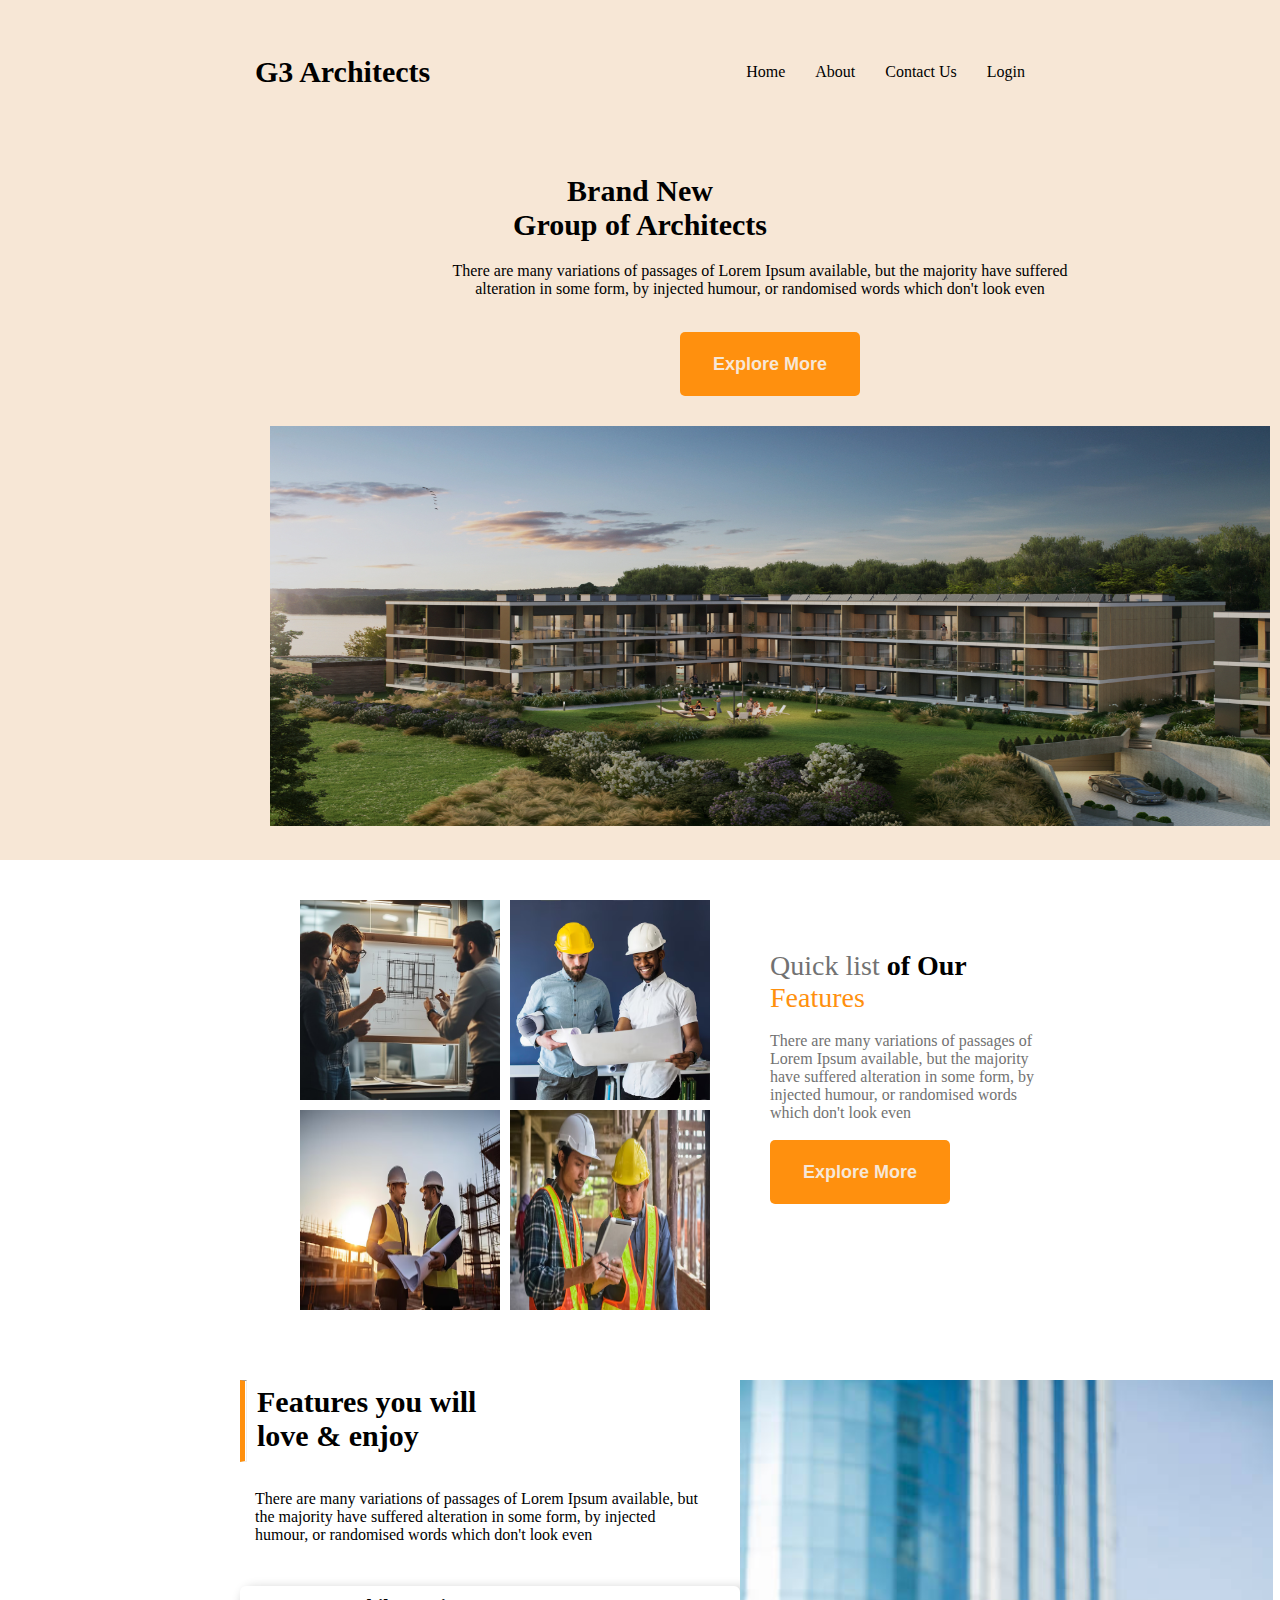
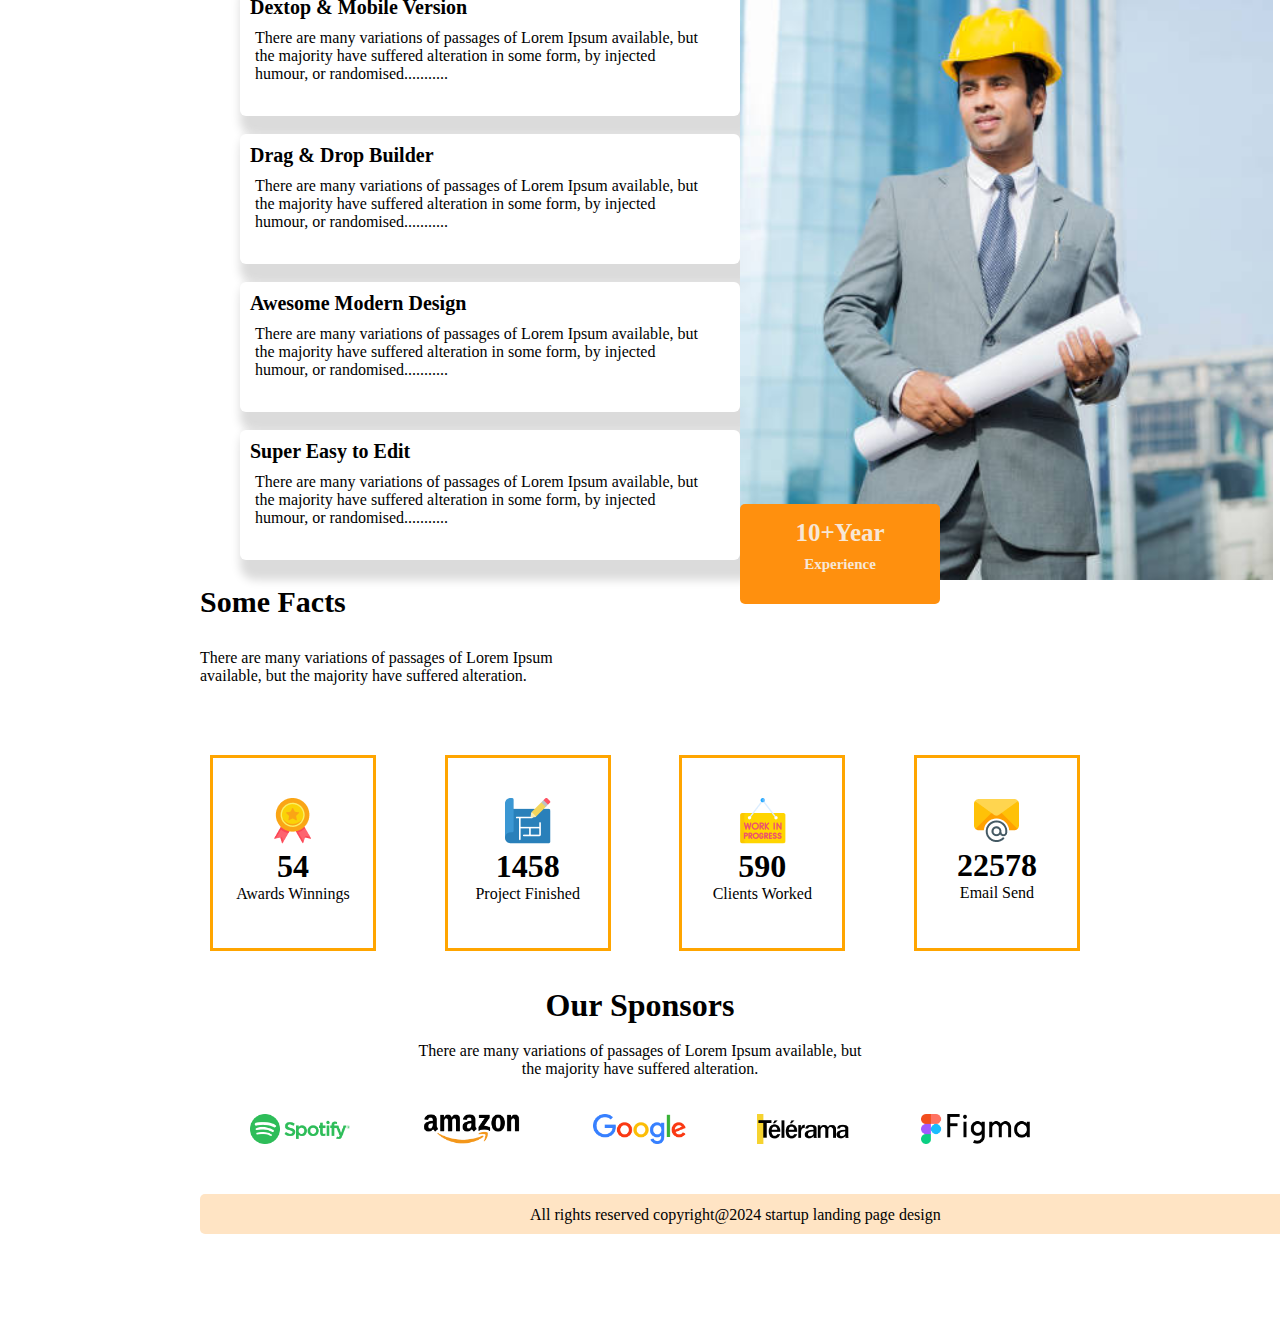
<file: Assingment-4-BD_Architect/bd-architech/index.html>
<!DOCTYPE html>
<html lang="en">
<head>
    <meta charset="UTF-8">
    <meta name="viewport" content="width=device-width, initial-scale=1.0">
    <link rel="stylesheet" href="./root.css">
    <link rel="stylesheet" href="./style.css">
    <link rel="stylesheet" href="./responsive.css">
    
    <title>Document</title>
</head>
<body>
    <!--navbar section-->

    <div class="Heading">
        <div class="nav">
           <div class="left-head"> <p class="architect">G3 Architects</p></div>


           <div class="right-head">
            <p>Home</p>
            <p>About</p>
            <p>Contact Us</p>
            <p>Login</p>
           </div>

        </div>

        <div class="second-nav">
            <div class="heading-2"><p class="architect" >Brand New <br>
                Group of Architects 
            </p></div>
                <div class="desc"><div>There are many variations of passages of Lorem Ipsum available, but the majority have suffered alteration in some form, by injected humour, or randomised words which don't look even</div></div>
                <div class="explore"><button class="exp-btn">Explore More</button>
                    </p></div>
                    <div><img class="banner-img"  src="./images/banner.png" alt=""></div>
        </div>
    </div>

    <!--end of nav section-->

    <!--quick section-->
    
    <div class="Quick-list">
        <div class="img-section"><img class="team1" src="./images/team1.png" alt="">
        <img src="./images/team2.png" alt="" class="team1">
         
            <img src="./images/team3.png" alt="" class="team1">
            <img src="./images/team4.png" alt="" class="team1">
        </div>
        <div class="Quick-list-desc">
            <p class="text">Quick list <span class="of-our">of Our</span> <br> <span class="feature">Features</span></p> <br>
            <p class="text2">There are many variations of passages of Lorem Ipsum available, but the majority have suffered alteration in some form, by injected humour, or randomised words which don't look even</p> <br>
            <button class="exp-btn">Explore More</button>
        </div>
    </div>
     <!-- end of quick section-->

     <!--features section-->
     <div class="flex-feature-div">
        <div class="left-feature">
           <div class="feature-bold-text"><hr class="line">
            <p class="enjoy-text">Features you will <br>love & enjoy</p> </div> <br>
            <p class="feature-desc">There are many variations of passages of Lorem Ipsum available, but the majority have suffered alteration in some form, by injected humour, or randomised words which don't look even</p> <br><br>
           <div class="feature-box">
            <p class="feature-headline">Dextop & Mobile Version</p>
            <p class="feature-desc">There are many variations of passages of Lorem Ipsum available, but the majority have suffered alteration in some form, by injected humour, or randomised...........</p>
           </div> <br>

           <div class="feature-box">
            <p class="feature-headline">Drag & Drop Builder</p>
            <p class="feature-desc">There are many variations of passages of Lorem Ipsum available, but the majority have suffered alteration in some form, by injected humour, or randomised...........</p>
           </div>
                <br>
           <div class="feature-box">
            <p class="feature-headline">Awesome Modern Design</p>
            <p class="feature-desc">There are many variations of passages of Lorem Ipsum available, but the majority have suffered alteration in some form, by injected humour, or randomised...........</p>
           </div>
           <br>

           <div class="feature-box">
            <p class="feature-headline">Super Easy to Edit</p>
            <p class="feature-desc">There are many variations of passages of Lorem Ipsum available, but the majority have suffered alteration in some form, by injected humour, or randomised...........</p>
           </div>
        </div>

        <div class="right-feature">
        <div class="img-position"><img class="architect-img" src="./images/architect.png" alt="">
     </div>
     <div class="text-position"><p class="exp-text">10+Year <br><span class="exp">Experience</span></p></div>
     </div></div>
      

<div class="facts">
    <p class="enjoy-text">Some Facts</p>
    <p class="some-fact">There are many variations of passages of Lorem Ipsum available, but the majority have suffered alteration.</p>
</div> <br><br>
<div class="box">
    <div class="box1">
        <img src="./images/icons/ribon.png" alt="">
       <h1>54</h1>
        <p>Awards Winnings</p>
    </div>

    <div class="box1">
        <img src="./images/icons/projects.png" alt="">
     <h1>1458</h1>
        <p>Project Finished</p>
    </div>

    <div class="box1">
        <img src="./images/icons/customers.png" alt="">
      <h1>590</h1>
        <p>Clients Worked</p>
    </div>

    <div class="box1">
        <img src="./images/icons/email.png" alt="">
       <h1>22578</h1>
        <p>Email Send</p>
    </div>
    

</div> <br><br>
<!--icon section-->
<div class="icons">
    <div class="sponsor"><h1>Our Sponsors</h1> <br>
    <p class="sponsor-text">There are many variations of passages of Lorem Ipsum available, but <br> the majority have suffered alteration.</p></div> <br> <br>
<div class="icon-section">
    <img class="icon1" src="./images/sponsors/spotify.png" alt="">
    <img class="icon1"  src="./images/sponsors/amazon.png" alt="">
    <img class="icon1" src="./images/sponsors/google.png" alt="">
   
    <img class="icon1" src="./images/sponsors/telerama.png" alt="">
    <img class="icon1" src="./images/sponsors/figma.png" alt="">
</div>
</div>

<!--footer-->

<footer>
    <div class="foot">
        <p class="footer-text">All rights reserved copyright@2024 startup landing page design</p> </div> 
</footer> <br> <br><br><br><br>
</body>
</html>
</file>
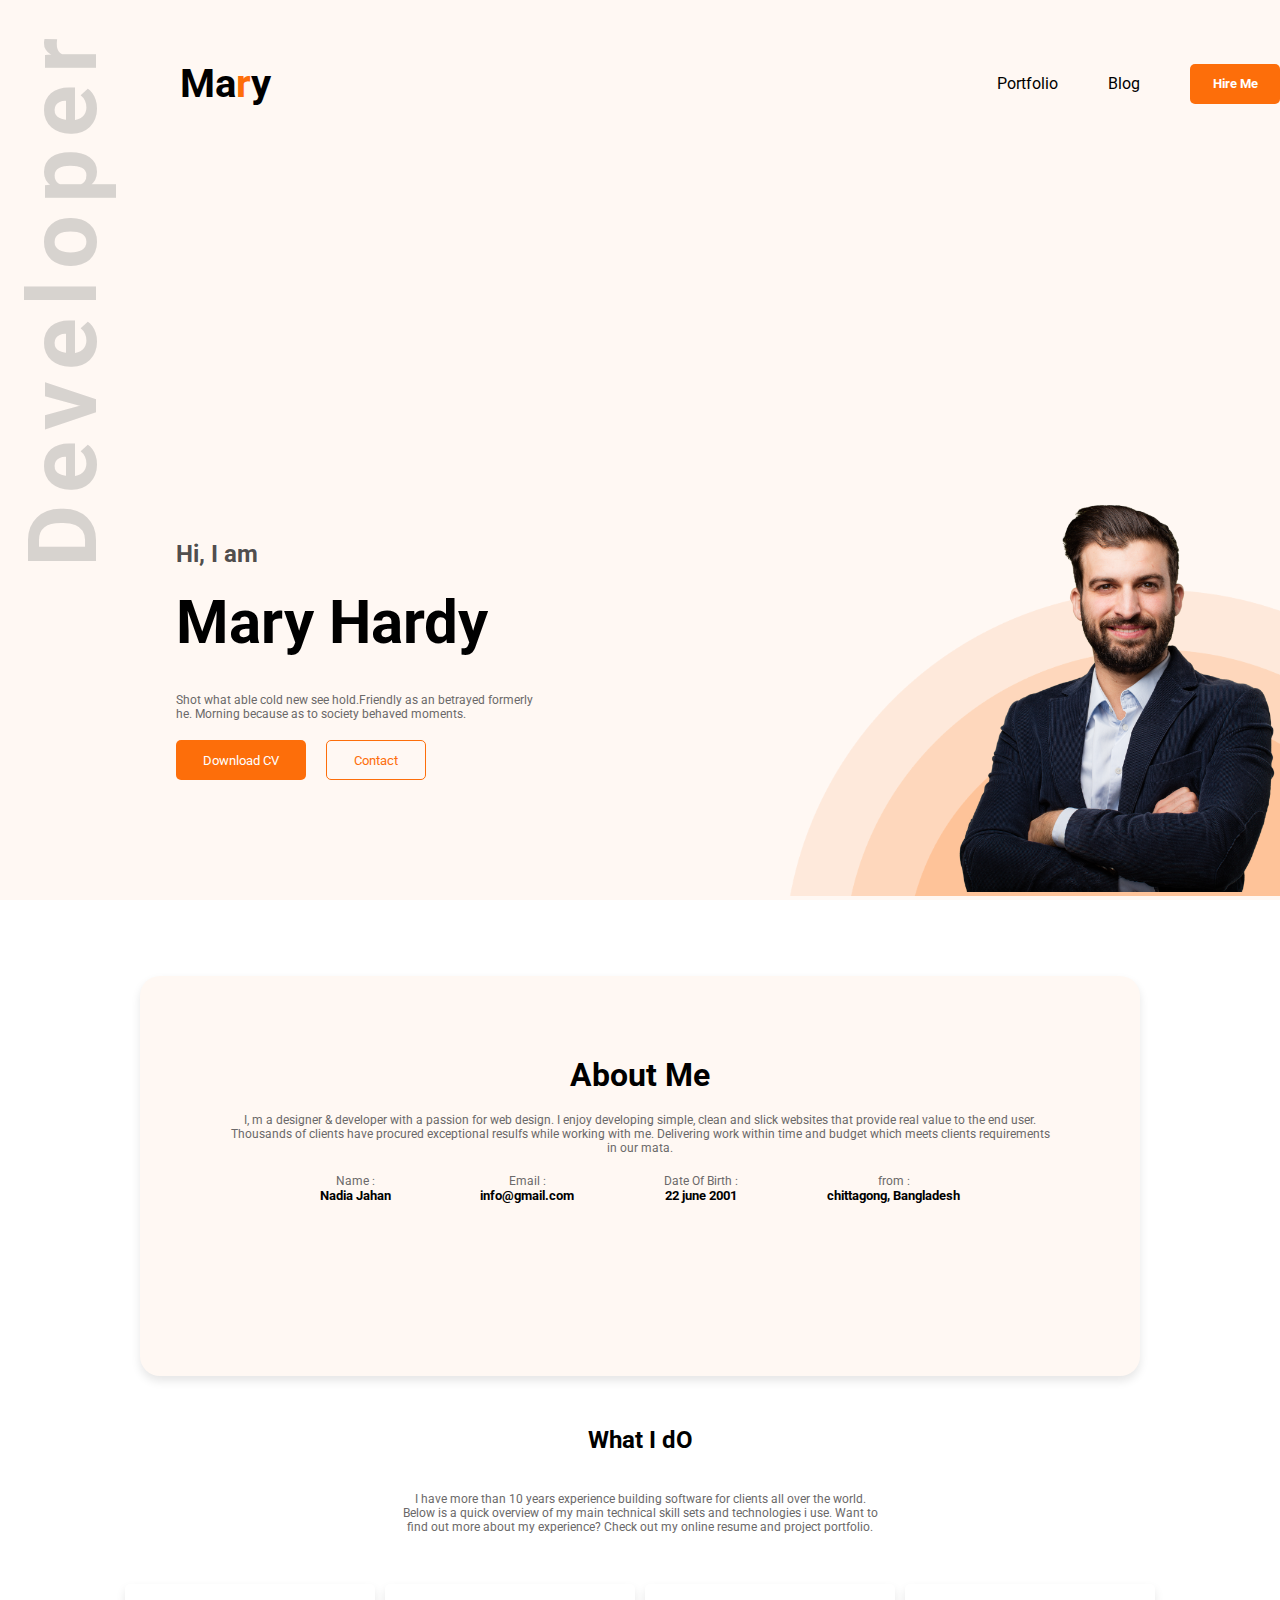
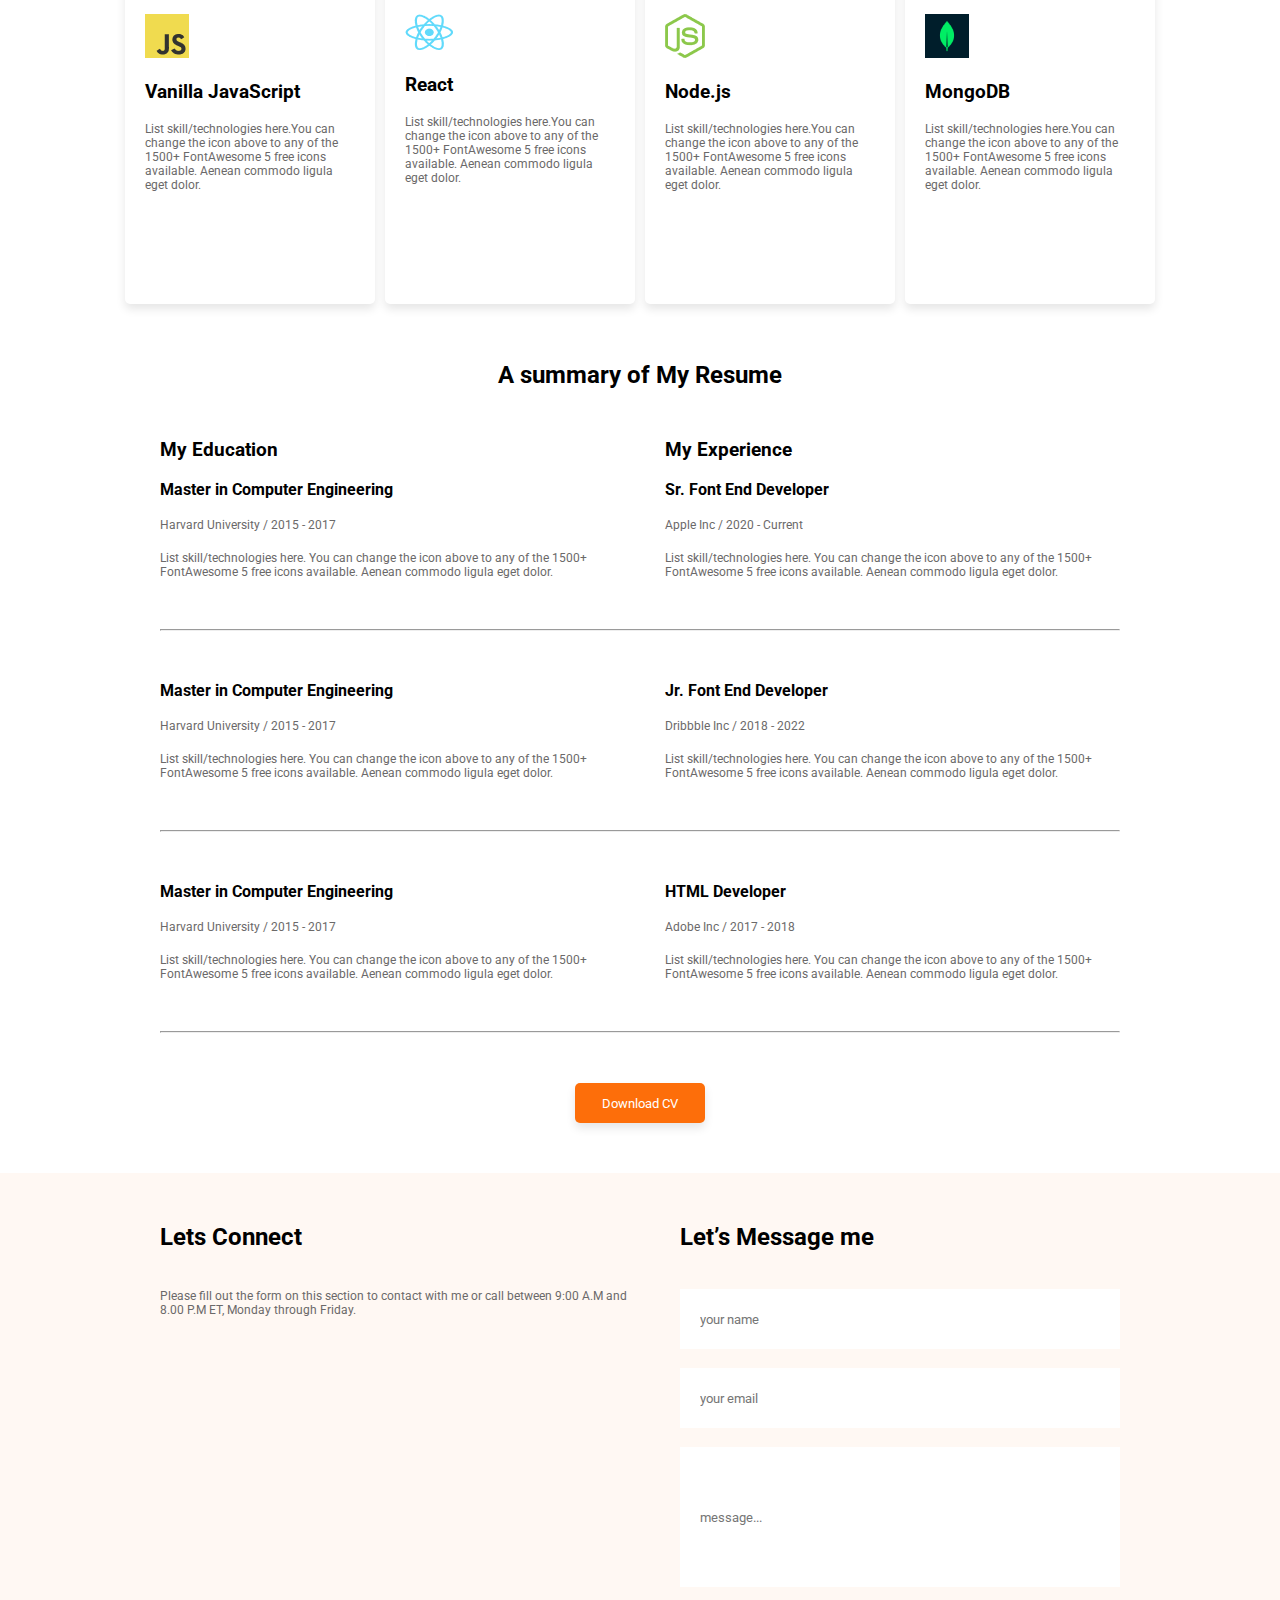
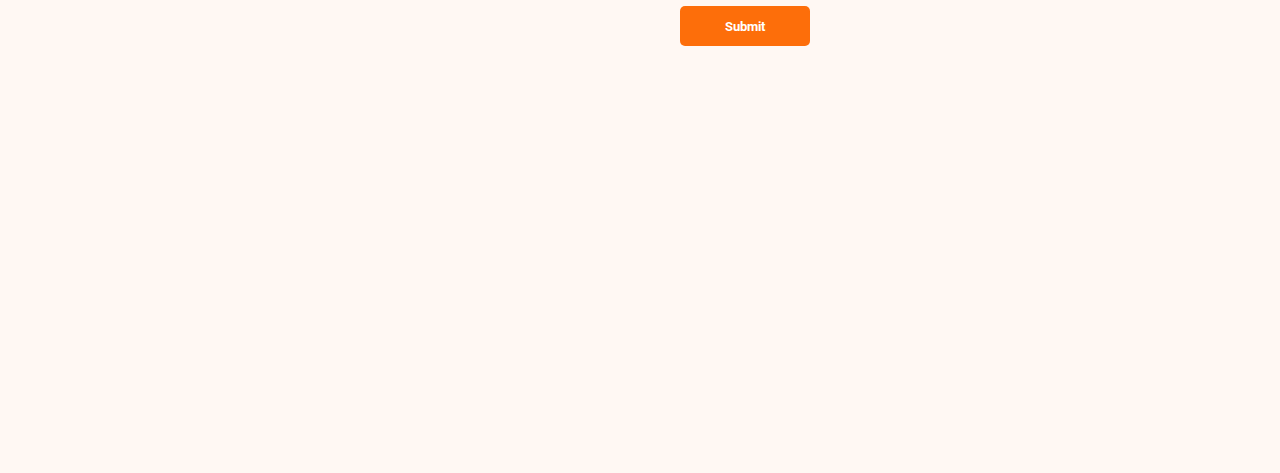
<file: Week-02-Assignment-03/week 2 assignment 3/index.html>
<!DOCTYPE html>
<html lang="en">
<head>
    <meta charset="UTF-8">
    <meta name="viewport" content="width=device-width, initial-scale=1.0">
    <link rel="stylesheet" href="style.css">
    <link rel="stylesheet" href="root.css">
    <link rel="stylesheet" href="https://cdnjs.cloudflare.com/ajax/libs/font-awesome/6.6.0/css/all.min.css" integrity="sha512-Kc323vGBEqzTmouAECnVceyQqyqdsSiqLQISBL29aUW4U/M7pSPA/gEUZQqv1cwx4OnYxTxve5UMg5GT6L4JJg==" crossorigin="anonymous" referrerpolicy="no-referrer" />
    <title>Developer Portfolio</title>
</head>
<body>
   <div class="head">
        <div class="flex">
            <div class="devs">
                <h1>Developer</h1>
            </div>
           <section class="nav-flex">
            <div class="mary">
               <div> <h1>Ma<span id="r-color">r</span>y</h1></div>
                
            </div>
            <div class="right-nav">
                <div class="navs">
                    <li><a href="">Portfolio</a></li>
                <li><a href="">Blog</a></li>
                <li><a href=""><button id="hire-btn">Hire Me</button></a></li>
                </div>
            </div>
            </section>
        </div> 
        <div class="about-flex">
            <div class="about-lp">
                <div class="hi"><h2>Hi, I am</h2></div> <br>
                       <span class="name"> <h1>Mary Hardy</h1></span> <br>
                        <p>Shot what able cold new see hold.Friendly as an betrayed formerly <br>he. Morning because as to society behaved moments.</p> <br>
                        <div class="buttons">
                            <div class="cv">
                                <button><i class="fa-solid fa-download "></i>  Download CV</button>
                            </div>
                            <div class="contact ">
                                <button><i class="fa-solid fa-phone "></i>  Contact</button>
                            </div>
                        </div>
            </div>
            <div class="about-rp">
                <img id="profile-pic" src="images/profile.png" alt="">
            </div>
        </div>
   </div> <br><br><br> <br>
   <!-- header section ends here  -->
    <!-- About me section starts -->
  <div class="align">
    <div class="box">
       <div class="text">
        <h1>About Me</h1> <br>
        <p>I, m a designer & developer with a passion for web design. I enjoy developing simple, clean and slick websites that provide real value to the end user. Thousands of clients have procured exceptional resulfs while working with me. Delivering work within time and budget which meets clients requirements in our mata.</p> <br>
        <div class="info">
            <div class="names">
                <p>Name :</p>
                <h5>Nadia Jahan</h5>
            </div>
            <div class="email">
                <p>Email :</p>
                <h5>info@gmail.com</h5>
            </div>
            <div class="dob">
                <p>Date Of Birth :</p>
                <h5>22 june 2001</h5>
            </div>
            <div class="dob">
                <p>from :</p>
                <h5>chittagong, Bangladesh</h5>
            </div>
        </div>
       </div>
    </div>
  </div>
 <!-- About me section Ends -->
<!-- cards of skills section starts -->
 <div class="skills">
    <div class="top">
     <h2>What I dO</h2>  <br><br>
     <p>I have more than 10 years experience building software for clients all over the world. Below is a quick overview of my main technical skill sets and technologies i use. Want to find out more about my experience? Check out my online resume and project portfolio.</p>
    </div>
    <div class="cards">
     <div class="card">
        <img src="images/logo-javascript 1.png" alt=""> <br> <br> 
        <h3>Vanilla JavaScript</h3> <br>
        <p>List skill/technologies here.You can change the icon above to any of the 1500+ FontAwesome 5 free icons available. Aenean commodo ligula eget dolor.</p>
     </div>
     <div class="card">
        <img src="images/react.png" alt=""> <br> <br> 
        <h3>React</h3> <br>
        <p>List skill/technologies here.You can change the icon above to any of the 1500+ FontAwesome 5 free icons available. Aenean commodo ligula eget dolor.</p>
     </div>
     <div class="card">
        <img src="images/nodejs-icon 1.png" alt=""> <br> <br> 
        <h3>Node.js</h3> <br>
        <p>List skill/technologies here.You can change the icon above to any of the 1500+ FontAwesome 5 free icons available. Aenean commodo ligula eget dolor.</p>
     </div>
     <div class="card">
        <img src="images/mongo 1.png" alt=""> <br> <br> 
        <h3>MongoDB</h3> <br>
        <p>List skill/technologies here.You can change the icon above to any of the 1500+ FontAwesome 5 free icons available. Aenean commodo ligula eget dolor.</p>
     </div>
    </div>
 </div> <br><br><br>
<!-- cards of skills section ends -->
 <!-- summary of resume section starts -->
  <div class="resume">
       <div class="summary">
        <h2>A summary of My Resume</h2>
       </div>
       <div class="resume-details">
        <div class="resume-lp">
            <h3>My Education</h3> <br>
            <h4>Master in Computer Engineering</h4> <br>
            <p>Harvard University / 2015 - 2017</p> <br>
            <p>List skill/technologies here. You can change the icon above 
                to any of the 1500+ FontAwesome 5 free icons available. Aenean commodo ligula eget dolor.</p>
        </div>
        <div class="resume-rp">
            <h3>My Experience</h3> <br>
            <h4>Sr. Font End Developer</h4> <br>
            <p>Apple Inc / 2020 - Current</p> <br>
            <p>List skill/technologies here. You can change the icon above 
                to any of the 1500+ FontAwesome 5 free icons available. Aenean commodo ligula eget dolor.</p>
        </div>
       </div>
       <hr id="horizontal-line">
       <div class="resume-details">
        <div class="resume-lp">
            <h4>Master in Computer Engineering</h4> <br>
            <p>Harvard University / 2015 - 2017</p> <br>
            <p>List skill/technologies here. You can change the icon above 
                to any of the 1500+ FontAwesome 5 free icons available. Aenean commodo ligula eget dolor.</p>
        </div>
        <div class="resume-rp">
            <h4>Jr. Font End Developer</h4> <br>
            <p>Dribbble Inc / 2018 - 2022</p> <br>
            <p>List skill/technologies here. You can change the icon above 
                to any of the 1500+ FontAwesome 5 free icons available. Aenean commodo ligula eget dolor.</p>
        </div>
       </div>
       <hr id="horizontal-line">
       <div class="resume-details">
        <div class="resume-lp">
            <h4>Master in Computer Engineering</h4> <br>
            <p>Harvard University / 2015 - 2017</p> <br>
            <p>List skill/technologies here. You can change the icon above 
                to any of the 1500+ FontAwesome 5 free icons available. Aenean commodo ligula eget dolor.</p>
        </div>
        <div class="resume-rp">
            <h4>HTML Developer</h4> <br>
            <p>Adobe Inc / 2017 - 2018</p> <br>
            <p>List skill/technologies here. You can change the icon above 
                to any of the 1500+ FontAwesome 5 free icons available. Aenean commodo ligula eget dolor.</p>
        </div>
       </div>
       <hr id="horizontal-line">
       <div class="cv summary-button">
        <button id="down-btn"><i class="fa-solid fa-download "></i>  Download CV</button>
    </div>
  </div>
 <!-- summary of resume section ends-->
  <!-- footer section starts  -->
   <footer>
    <div class="foots">
        <div class="foots-lp">
      <h2>Lets Connect</h2> <br><br>
      <p>Please fill out the form on this section to contact with me or call between 9:00 A.M and 8.00 P.M ET, Monday through Friday.</p> <br><br>
      <div class="icons">
        <div class="fb"><i class="fa-brands fa-facebook" id="icon"></i></div>
                    <div class="twit"><i class="fa-brands fa-square-twitter" id="icon"></i></div>
                   <div class="git"> <i class="fa-brands fa-github" id="icon"></i></div>
                   <div class="skype"> <i class="fa-brands fa-skype" id="icon"></i></div>
      </div>
        </div>
        <div class="foots-rp">
         <h2>Let’s Message me</h2> <br><br>
         <form action="">
            <input id="name" type="text" placeholder="your name"> <br> <br>
            <input id="name" type="email" placeholder="your email"> <br> <br>
            <input id="msg" type="message" placeholder="message..."> <br><br>
             <button id="submit">Submit</button>
         </form>
        </div>
    </div>
   </footer>
  <!-- footer section ends -->
</body>
</html>
</file>
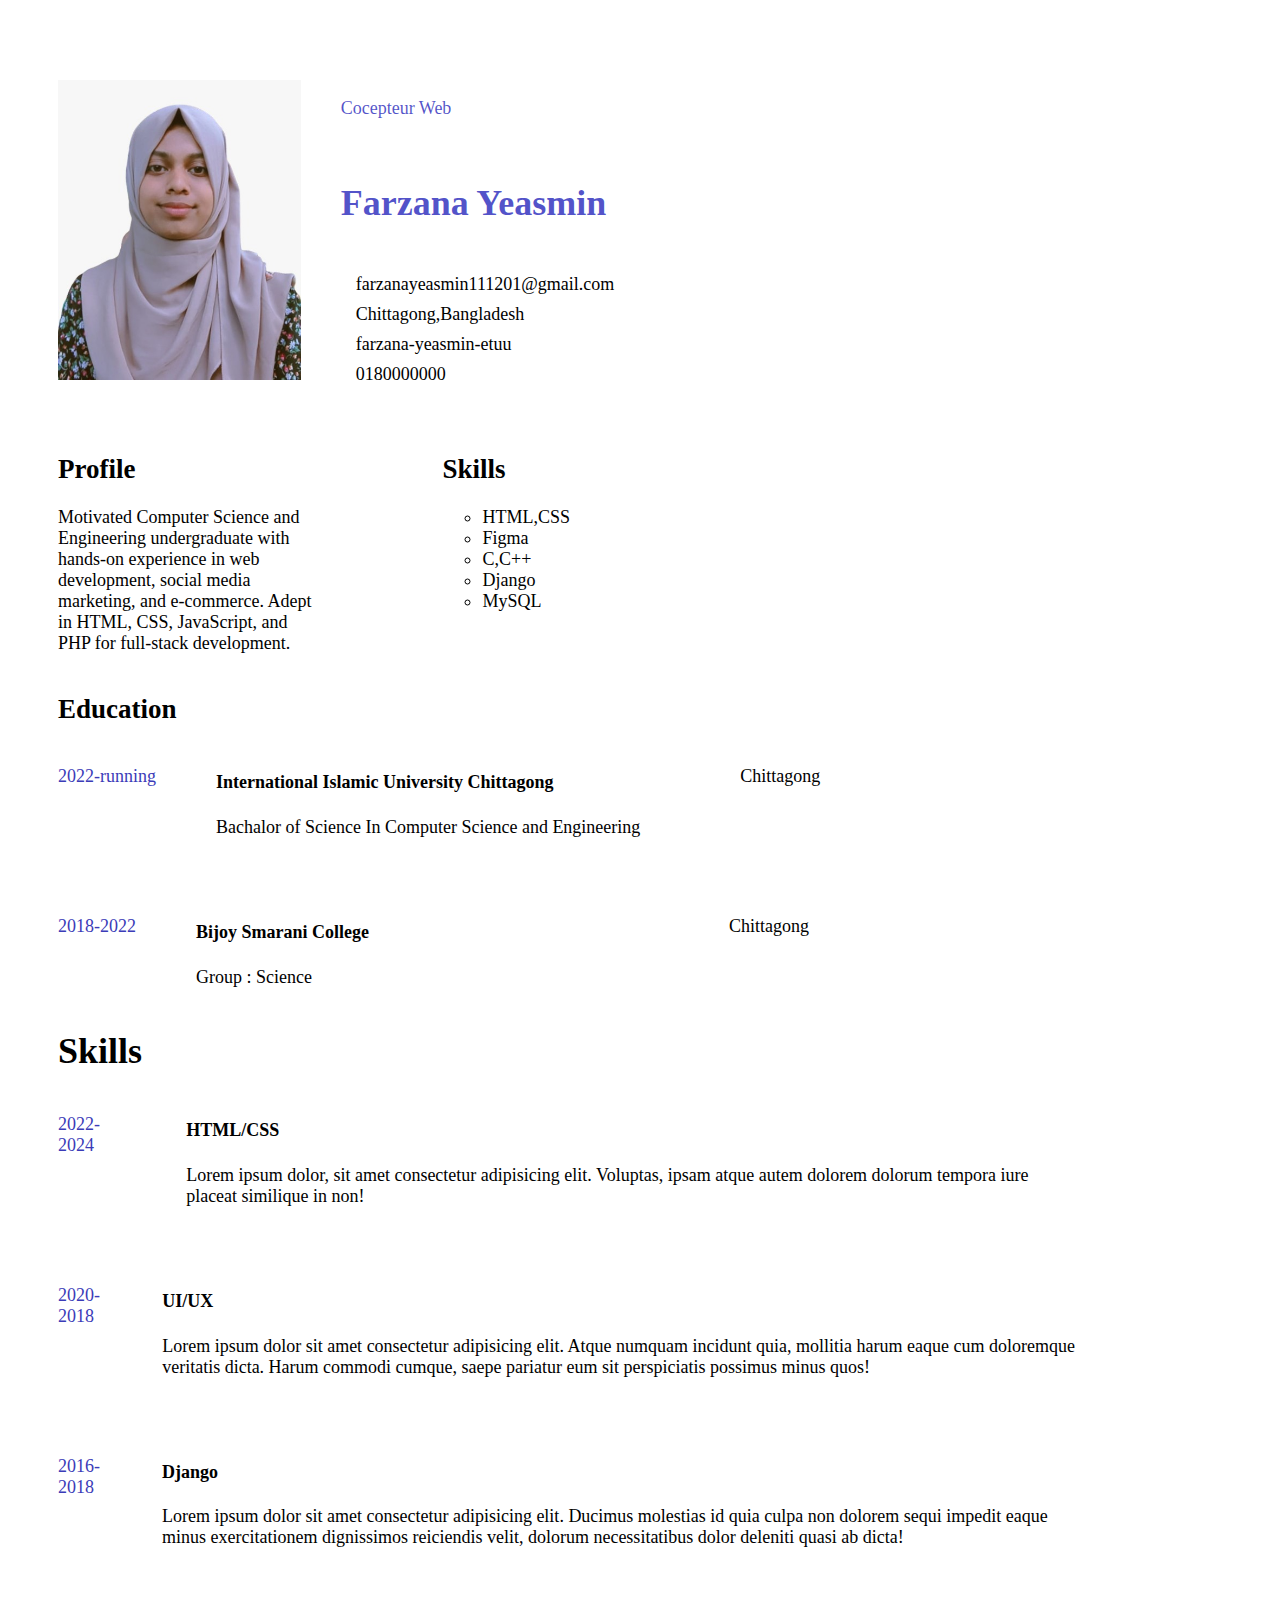
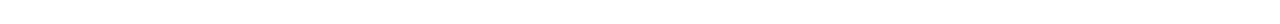
<file: Week-1-Assignment-02/Week01-Assignment-2/index.html>
<!DOCTYPE html>
<html lang="en">
<head>
    <meta charset="UTF-8">
    <meta name="viewport" content="width=device-width, initial-scale=1.0">
    
    <link rel="stylesheet" href="https://cdnjs.cloudflare.com/ajax/libs/font-awesome/6.6.0/css/all.min.css" integrity="sha512-Kc323vGBEqzTmouAECnVceyQqyqdsSiqLQISBL29aUW4U/M7pSPA/gEUZQqv1cwx4OnYxTxve5UMg5GT6L4JJg==" crossorigin="anonymous" referrerpolicy="no-referrer" />
    <link rel="stylesheet" href="style.css">
    <title>Document</title>
</head>
<body>
    <section class="nav">
        <div><img class="image" src="./image/resume-itu.jpeg" alt=""></div>

        <div><p class="name">Cocepteur Web</p> <br>
        <h1 class="name">Farzana Yeasmin</h1> <br>
        
        <div class="intro"><span class="fa-solid fa-envelope"></span> <p>farzanayeasmin111201@gmail.com</p></div>

       
        <div class="intro"><span class="fa-solid fa-location-dot"></span> <p>Chittagong,Bangladesh</p></div>
        <div class="intro"><span class="fa-brands fa-github"></span> 
            <a href="https://github.com/farzana-yeasmin-etuu">farzana-yeasmin-etuu</a></div>

        <div class="intro"><span class="fa-solid fa-phone"></span> <p>0180000000</p></div>
        
    
    </div>

    </section>
    <br><br>

    <section class="profile"><div>
        <h2>Profile</h2>
        <p>Motivated Computer Science and Engineering undergraduate with hands-on experience in web development, social media marketing, and e-commerce.  Adept in HTML, CSS, JavaScript, and PHP for full-stack development.
</p>
    </div>

<div class="skills"><h2>Skills</h2>
<div><ul class="li"><li>HTML,CSS</li>
<li >Figma</li>
<li >C,C++</li>
<li >Django</li>
<li >MySQL</li></ul></div></div></section>

<section>
    <h2>Education</h2>
    <div class="edu">
        <div><p class="time">2022-running</p></div>
            <div class="institution"><h4>International Islamic University Chittagong</h4>
            <p>Bachalor of Science In Computer Science and Engineering</p></div>
     <div><p class="location">Chittagong</p></div></div>  <br><br>

     <div class="edu">
        <div><p class="time">2018-2022</p></div>
            <div class="institution"><h4>Bijoy Smarani College</h4>
            <p>Group : Science</p></div>
     <div><p class="loc">Chittagong</p></div></div>

</section>


<section>
    <h1>Skills</h1>

    <div class="edu">
        <div><p class="time">2022-2024</p></div>
            <div class="institution"><h4>HTML/CSS </h4>
            <p>Lorem ipsum dolor, sit amet consectetur adipisicing elit. Voluptas, ipsam atque autem dolorem dolorum tempora iure placeat similique in non!</p></div>
    </div> 
     <br><br>
     <div class="edu">
        <div><p class="time">2020-2018</p></div>
            <div class="institution"><h4>UI/UX</h4>
            <p>Lorem ipsum dolor sit amet consectetur adipisicing elit. Atque numquam incidunt quia, mollitia harum eaque cum doloremque veritatis dicta. Harum commodi cumque, saepe pariatur eum sit perspiciatis possimus minus quos!</p></div>
     </div>    <br><br>

     <div class="edu">
        <div><p class="time">2016-2018</p></div>
            <div class="institution"><h4>Django</h4>
            <p>Lorem ipsum dolor sit amet consectetur adipisicing elit. Ducimus molestias id quia culpa non dolorem sequi impedit eaque minus exercitationem dignissimos reiciendis velit, dolorum necessitatibus dolor deleniti quasi ab dicta!</p></div>
    </div>  
    
</section>
</body>
</html>
</file>
<file: Assingment-4-BD_Architect/bd-architech/root.css>
@import url('https://fonts.googleapis.com/css2?family=Work+Sans:ital,wght@0,100..900;1,100..900&display=swap');

*{
    margin: 0 0 0 0;
    padding: 0 0 0 0;
}
</file>
<file: Assingment-4-BD_Architect/bd-architech/style.css>
.Heading{
    
    background-color: #f7e7d6 ;
}


.nav{
    display: flex;
    justify-content: space-between;
    padding: 55px;
    align-items: center;

}

.left-head{
    padding-left: 200px;
     }

     .architect{
        font-size: 30px;
       
        font-weight: bolder;

     }   

.right-head{

    display: flex;
    justify-content: space-between;
    gap: 30px;
    padding-right: 200px;
    
}


.heading-2{
    margin-top: 30px;
    text-align: center;
}

.desc{
   
    margin-top: 20px;
    padding-left: 450px;
    text-align: center;
    word-wrap: break-word;
    height: 70px;
    width: 620px;
}

.explore{
    align-items: center;
    padding-left: 680px;
   
}

.exp-btn{
   
    height: 64px;
    width: 180px;
    color: #f7e7d6;
    border: none;
    border-radius: 5px;
    background-color: #FF900E;
    font-size: 18px;
    font-weight: bolder;
}

.banner-img{
    margin: 30px;
    padding-left: 240px;
    height: 400px;
    width: 1000px;
}

.team1{
    
    height: 200px;
    width: 200px;
    
}
.img-section{
   display: grid;
   grid-template-columns: 200px 200px;
   gap: 10px;
   padding: 10px;
   margin-left: 290px;
   margin-top: 30px;
}


.text{
    color: #727272;
    font-size: 28px;
}

.of-our{
    color: black;
    font-weight: bolder;
}
.feature{
    color: #FF900E;

}

.text2{
    color: #727272;
    word-wrap: break-word;
}

.Quick-list{
    display: flex;
    justify-content: space-between;
}
.Quick-list-desc{
    width: 500px;
    margin-top: 90px;
    margin-left: 50px;
    margin-right: 230px;
}

.line{
    height: 80px;
   width: 1px;
    border-left: 5px solid #FF900E; }
.feature-bold-text{
    display: flex;
    gap: 10px;
}

.enjoy-text{
    margin-top: 5px;
    font-size: 30px;
    font-weight: bolder;
}

.feature-desc{
    word-wrap: break-word;
    padding-left: 15px;
    padding-top: 10px;
    height:60px ;
    width: 450px;

}
.feature-headline{
    font-size: 20px;
    font-weight: bold;
   padding-top: 10px;
   padding-left: 10px;
}

.feature-box{
    background-color:rgb(255, 255, 255);
    height: 130px;
    width: 500px;
    border-radius: 6px;
    box-shadow: 10px 10px 10px 10px rgb(219, 219, 219) ;
}

.flex-feature-div{
    margin-top: 60px;
    display: flex;
    justify-content: space-between;
}

.left-feature{
    margin-left: 240px;
   
}
.right-feature{
   
    
    height: 800px;
   
    
}

.architect-img{
    margin-left: 0px;
    margin-right: 130px;
    height: 800px;
   
}
.img-position{
    position: relative;
   
}

.text-position{
    position: absolute;
    margin-top: -80px;
   
    background-color: #FF900E;
    height: 100px;
    width: 200px;
    border-radius: 5px;
 
   
}
.exp-text{
    text-align: center;
    font-size: 25px;
    font-weight: bolder;
    margin-top: 15px;
    color: #f7e7d6;
}

.exp{
    font-size: 15px;
}

.facts{
    margin-left: 200px;
}

.some-fact{
    
    height: 60px;
    width: 400px;
    margin-top: 30px;
}
.box{
    display: flex;
    justify-content: space-between;
    margin-left: 200px;
    margin-right: 200px;

}
.box1{
    margin-left: 10px;
    height: 150px;
    width: 160px;
    border: 3px solid orange;
   
   text-align: center;
   margin-top: 10px;
   padding-top: 40px; }

   .sponsor{
    text-align: center;
   }
   .sponsor-text{
  text-align: center;

    

    
   }
.icon-section{
    margin-left: 250px;
    margin-right: 250px;
    display: flex;
    justify-content: space-between; }
   
   .icon1{
    height: 30px;
    gap: 20px;
}

.foot{
    margin-top: 50px;
    height: 40px;
    width: 1150px;
    background-color: bisque;
   margin-left: 200px;
   border-radius: 5px;
}
.footer-text{
    padding-top: 12px;
    padding-left: 330px;
}
   
/*responsive css*/
</file>
<file: Assingment-4-BD_Architect/bd-architech/responsive.css>
@media only screen and (max-width: 480px )  {
    .Heading{
    
        background-color: #f7e7d6 ;
    }
    
    
    .nav{
        
        height: 250px;
        width: 350px;
        padding: 5px;
        
       
        
    
    }
    
    .left-head{
        padding-left: 30px;
        height: 80px;
         }
    
         .architect{
            font-size: 25px;
           
            font-weight: bolder;
    
         }   
    
    .right-head{
    
        flex-direction: column;
        gap: 30px;
        margin-top: 320px;
     
      width: 350px;
      justify-content: center;
      align-items: center ;
        
    }
    
    
    .heading-2{
        margin-top: 200px;
        margin-right: 200px;
        font-size: 15px
        
    }
    
    .desc{
       
        margin-top: 20px;
        padding-left: 10px;
        height: 160px;
        width: 240px;
        text-align: center;
        word-wrap: break-word;
       
    }
    
    .explore{
        align-items: center;
        padding-left: 50px;
       
    }
    
    .exp-btn{
       
        height: 54px;
        width: 160px;
        color: #f7e7d6;
        border: none;
        border-radius: 5px;
        background-color: #FF900E;
        font-size: 18px;
        font-weight: bolder;
    }
    
    .banner-img{
       
       
        height: 300px;
        width: 310px;
       margin-left: 3px;
       padding-left: 0px;
    }

    .team1{
    
       height: 140px;
       width: 140px;
       margin-top: 0px;
       padding-top: 0px;
        
    }
    .img-section{
     
      height: 250px;
      width: 250px;
    padding-left: 0px;
    margin-left: 10px;
   
    display: grid;
    grid-template-columns: 140px 140px;
    padding: 5px;
    gap: 10px;
    }
    
    
    .text{
        color: #727272;
        font-size: 28px;
    }
    
    .of-our{
        color: black;
        font-weight: bolder;
    }
    .feature{
        color: #FF900E;
    
    }
    
    .text2{
        color: #727272;
        word-wrap: break-word;
    }
    
    .Quick-list{
       flex-direction: column;
    }
    .Quick-list-desc{
        width: 300px;
        margin-top: 90px;
        margin-left: 8px;
        margin-right: 20px;
        word-wrap: break-word;
    }


    /* feature*/

    .flex-feature-div{
        margin-top: 60px;
       flex-direction: column;
       margin-left: 10px;
    }

    .line{
      
    height: 150px;
   width: 1px;
    border-left: 5px solid #FF900E; }
.feature-bold-text{
    display: flex;
    gap: 10px;
}

.enjoy-text{
    margin-top: 5px;
    font-size: 30px;
    font-weight: bolder;
    margin-left: 20px;
    margin-right: 300px;
   
    width: 240px;
}

.feature-desc{
    word-wrap: break-word;
    padding-left: 15px;
    padding-top: 10px;
    height:80px ;
    width: 250px;

}
.feature-headline{
    font-size: 20px;
    font-weight: bold;
   padding-top: 10px;
   padding-left: 10px;
   margin-left: 5px;
}

.feature-box{
    background-color:rgb(255, 255, 255);
    height: 160px;
    width: 300px;
    border-radius: 6px;
    box-shadow: 10px 10px 10px 10px rgb(219, 219, 219) ;
}



.left-feature{
    margin-left: 0px;
   
}
.right-feature{
    margin-right: 150px;
    height: 500px;
    
}
.architect-img{
    height: 400px;
    width: 300px ;
    position: relative;
}

.exp-text{
    background-color: #FF900E;
    height: 100px;
    width: 200px;
    position: absolute;
    margin-bottom: 80px;
}


.facts{
  
    margin-left: 0px;
    margin-top: 10px;
}

.some-fact{
    
    height: 60px;
    width: 290px;
    margin-top: 10px;
    margin-left: 20px
}
.box{
   flex-direction: column;
    margin-left: 70px;
    margin-right: 0px;

}
.txt{
    margin-left: 10px;
}
.box1{
    margin-left: 10px;
    height: 150px;
    width: 160px;
    border: 3px solid orange;
   
   text-align: center;
   margin-top: 10px;
   padding-top: 40px; }

   .sponsor{
    text-align: center;
    margin-right: 100px;
    padding-right: 29px;
  
   }
   .sponsor-text{
  text-align: center;
  padding-left: 20px;
  height: 80px;
  width: 280px;

    

    
   }
.icon-section{
    margin-left: 10px;
    margin-right: 10px;
    padding-left: 10px;
    display: inline;
    }
   
   .icon1{
    height: 15px;
    gap: 10px;
    padding-left: 6px;
}

.foot{
    margin-top: 50px;
    height: 80px;
    width: 260px;
    background-color: bisque;
   margin-left: 30px;
   border-radius: 5px;
}
.footer-text{
    padding-top: 15px;
    padding-left: 10px;
    padding-right: 10px;
}
   


    

    
    
}
</file>
<file: Week-02-Assignment-03/week 2 assignment 3/style.css>
/* header section starts */
.devs{
    position: absolute;
    transform: rotate(-90deg);
    top:15rem;
    font-size: 48px;
    letter-spacing: 12px;
    left:-13rem;
    color:rgba(194, 191, 188, 0.651);
}
#r-color{
    color:#FD6E0A;
}
.mary{
    font-family: "Roboto", sans-serif;
    font-weight: 1000;
    color: black;
    font-size: 20px;
}
.nav-flex{
    margin:60px 180px;
    text-align: center;
    align-items: center;
    position:absolute;
    width: 1100px;
    display: flex;
    color:white;
    justify-content: space-between;
}
.navs{
    display: flex;
    gap:50px;
    align-items: center;
    
}
.navs li{
    list-style: none;
}
.navs a{
    text-decoration: none;
    color: black;
}
#hire-btn{
    border-radius: 5px;
    color: white;
    border-style: none;
    background-color: #FD6E0A;
    font-weight: bold;
    width: 90px;
    height: 40px;
}
/* intro section in header starts */
.about-flex{
    margin-top: -27.5rem;
    display: flex;
    justify-content: space-between;
    background-image: url(images/pic\ backgrounf.png);
    background-repeat: no-repeat;
    background-position-y:130px ;
    background-position-x:49rem ;
    background-size: 600px auto;

}
.about-lp{
    margin-left:11rem;
}
.hi {
    margin-top: 5rem;
    color: rgba(63, 61, 61, 0.925);
}
.name{
    font-size: 30px;
}
#profile-pic{
    width:350px;
    height: 400px;
    object-fit: cover;
}
.buttons{
    display: flex;
    gap:20px;
    font-weight: bold;
}
.cv button{
    color: white;
    background-color: #FD6E0A;
    width: 130px;
    height: 40px;
    border-style: none;
    border-radius: 5px;
}
.contact button{
    width:100px;
    height: 40px;
    color: #FD6E0A;
    border-style: none;
    border-radius: 5px;
    border: 1px solid #FD6E0A;
    background-color: #FFF8F3;
}
.about-rp img {
    margin-top: 2em;
}
.about-lp p{
    font-size: 12px;
    color:rgb(107, 105, 105);
}
/* intro section in header ends */
/* header section ends */
 /* About me section starts  */
 .align{
    display: flex;
justify-content: center;
 }
 .box{
    box-shadow: 0 5px 10px rgba(0, 0, 0, 0.1);
    background-color: #FFF8F3;
    width:1000px;
    height: 400px;
    border-radius: 20px;
   
 }
 .info{
    display: flex;
    justify-content: space-evenly;
 }
 .text{
    text-align: center;
    margin: 80px 90px;
 }
 .box p{
    font-size: 12px;
    color:rgb(107, 105, 105);
 }
 /* About me section ends  */
 /* cards of skills section starts */
 .top{
    text-align: center;
    margin: 50px 400px;
 }
 .top p{
    font-size: 12px;
    color:rgb(107, 105, 105);
 }
 .cards{
    justify-content: center;
    display: flex;
    gap:10px;
 }
 .cards p{
    font-size: 12px;
    color:rgb(107, 105, 105);
 }
 .card{
    border-radius: 5px;
    padding: 30px 20px;
    width:210px;
    height: 260px;
    background-color:#FFFFFF;
    box-shadow: 0 5px 10px rgba(0, 0, 0, 0.1);
 }
 /* cards of skills section ends */
 /* summary of resume section starts */
 .summary{
    text-align: center;
 }
 .resume-details{
justify-content: center;
    display: flex;
    gap:50px;
    margin: 50px 160px;
 }
 .resume-details p{
    font-size: 12px;
    color:rgb(107, 105, 105);
 }
 #horizontal-line{
    margin: 50px 160px;
    color:rgb(197, 195, 195);
 }
.summary-button{
   display: flex;
   justify-content: center;
}
 #down-btn{
    cursor: pointer;
    box-shadow: 0 5px 10px rgba(0, 0, 0, 0.1);
 }
 /* summary of resume section ends */
 /* footer section starts */
 .foots{
    display: flex;
    margin: 50px 160px;
    padding: 50px 0px;
    gap: 50px;
 }
 .foots-lp p{
    font-size: 12px;
    color:rgb(107, 105, 105);
 }
 footer{
    margin-top: 50px;
    background-color: #FFF8F3;
    width: 100%;
    height: 100vh;
 }
 .icons{
    display: flex;
    gap:20px;
 }
 .icons i{
    font-size: 20px;
    color: #FD6E0A;
 }
 input{
    outline: none;
    padding: 0px 20px;
    border-style: none;
    width:400px;
 }
 #name{
   height: 60px;
 }
 #msg{
    height:140px;
 }

 #submit{
    font-weight: bold;
    color: white;
    background-color: #FD6E0A;
    width: 130px;
    height: 40px;
    border-style: none;
    border-radius: 5px;
 }
 /* footer section ends*/
</file>
<file: Week-02-Assignment-03/week 2 assignment 3/root.css>
@import url('https://fonts.googleapis.com/css2?family=Roboto:ital,wght@0,100;0,300;0,400;0,500;0,700;0,900;1,100;1,300;1,400;1,500;1,700;1,900&display=swap');
*{
    margin: 0;
    padding: 0;
    font-family: "Roboto", sans-serif;
}


.flex{
    height: 100vh;
    /* background-color:black; */
}
.head{
    width:100%;
    height: 100vh;
    margin: 0;
    background-color:#FFF8F3;
}
</file>
<file: Week-1-Assignment-02/Week01-Assignment-2/style.css>
body{
    margin-top: 30px;
    padding: 50px;
    font-size: 18px;
    width: 80%;

}

.nav{
    display: flex;
    gap: 40px;
}
.image{
    height:300px;
    width: fit-content;
}
.name
{
    color: rgba(26, 26, 184, 0.763);
}

.intro{
    height: 30px;
    display: flex;
    align-items: center;
    gap: 15px;
    
}
.intro span{
    color: rgba(26, 26, 184, 0.763);
}

.intro a{
    text-decoration: none;
    color: black;
}

.profile{
    width: 50%;
    gap: 100px;
    
    display: flex;
}
.skills
    {
      margin-left: 30px;

    }

    .skills li{
        list-style-type: circle;
        
        color: black;
    }

    .list{
        color:  rgba(184, 26, 26, 0.763);
       border: 2px solid   rgba(26, 26, 184, 0.763) ;
    }

    .edu
    {    width: fit-content;
        display: flex;
        justify-content: space-between;
        gap: 60px;
    }
    

    .location{
        margin-left: 40px;
    }

    .loc{
        margin-left: 300px;
    }
    .time{
        color: rgb(59, 59, 184);
        font-weight: 20px;
    }
</file>
